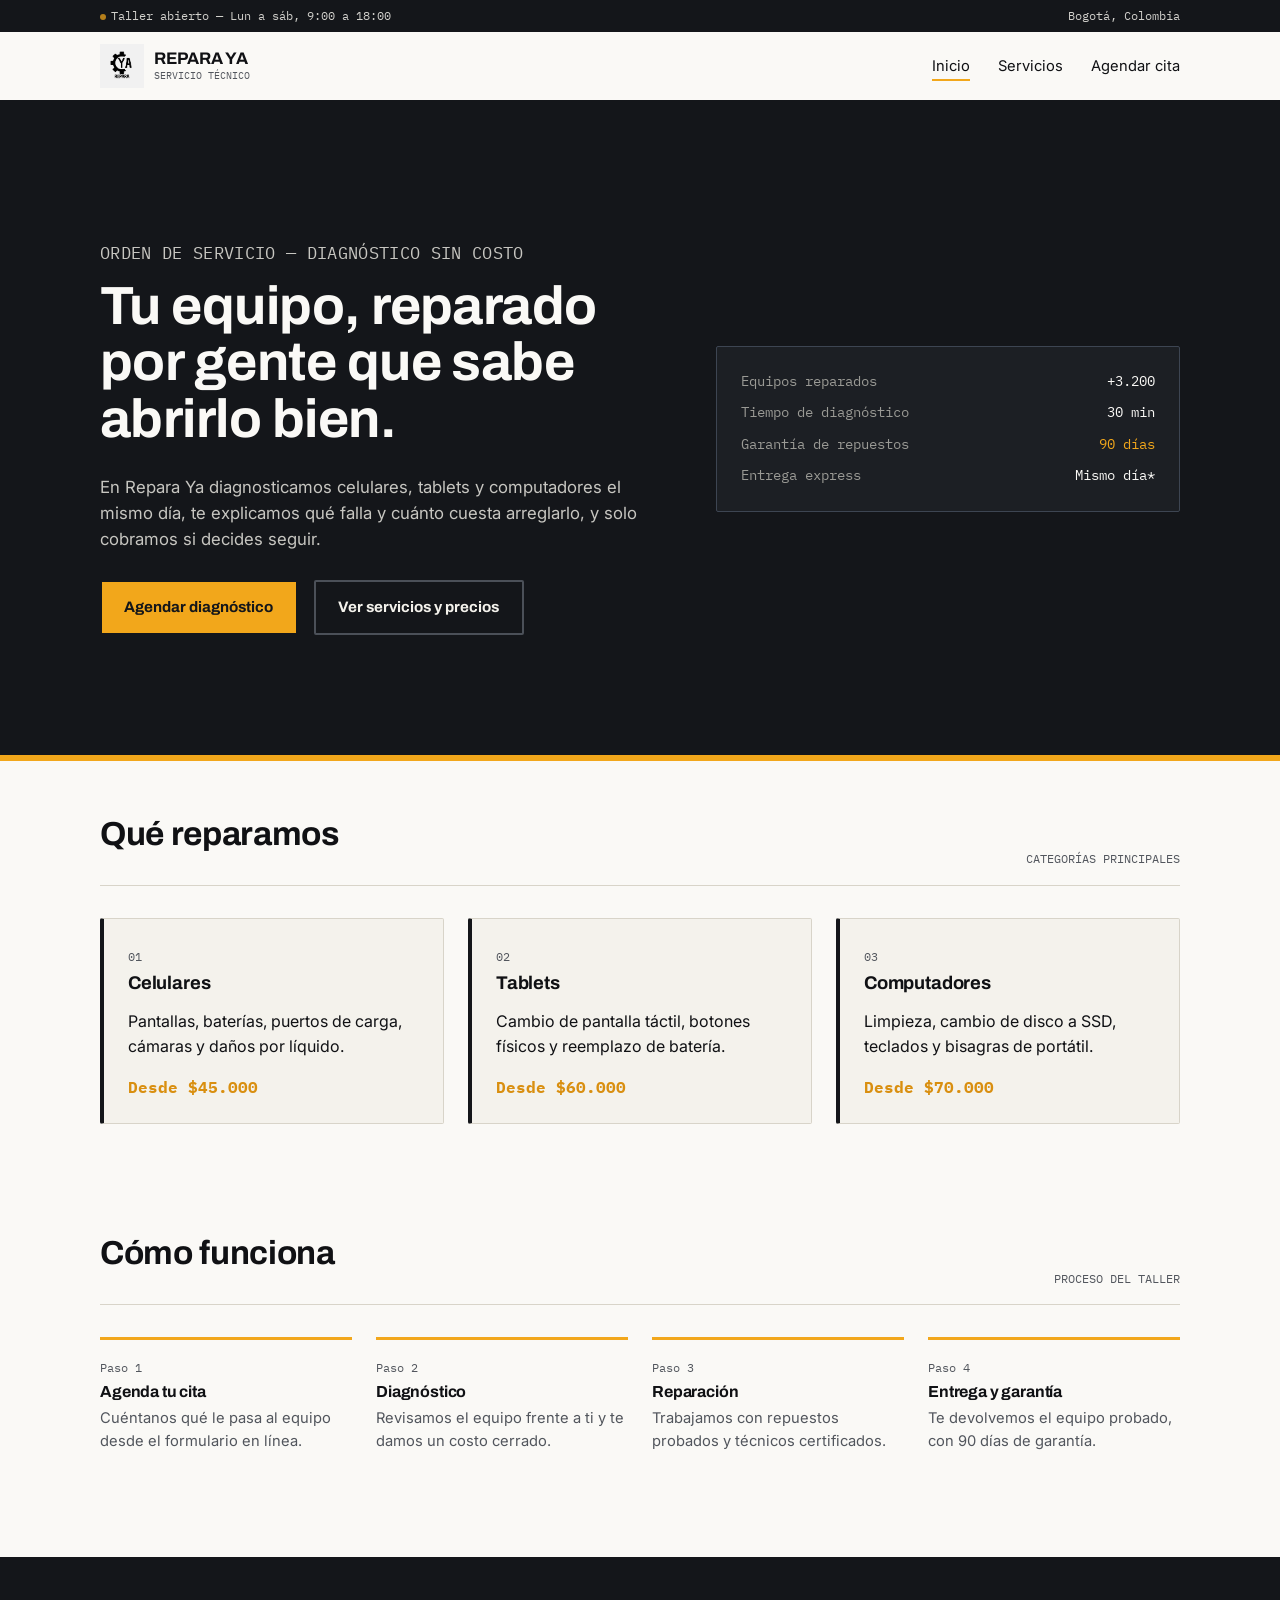
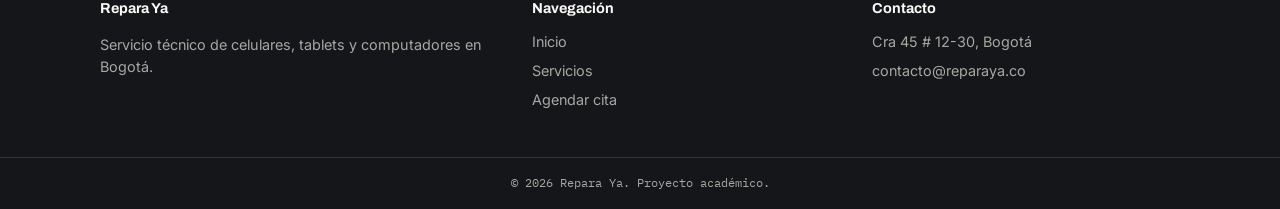
<file: ReparaYa/index.html>
<!DOCTYPE html>
<html lang="es">
<head>
  <meta charset="UTF-8">
  <meta name="viewport" content="width=device-width, initial-scale=1.0">
  <title>Repara Ya — Reparación de celulares y electrónica</title>
  <meta name="description" content="Repara Ya: taller de reparación de celulares, tablets y computadores. Diagnóstico claro, repuestos garantizados, entrega rápida.">
  <link rel="preconnect" href="https://fonts.googleapis.com">
  <link href="https://fonts.googleapis.com/css2?family=Archivo:wght@700;800&family=Inter:wght@400;500;600&family=IBM+Plex+Mono:wght@400;600&display=swap" rel="stylesheet">
  <link rel="stylesheet" href="css/style.css">
</head>
<body>

  <div class="status-bar">
    <div class="container">
      <span><span class="status-dot" aria-hidden="true"></span>Taller abierto — Lun a sáb, 9:00 a 18:00</span>
      <span>Bogotá, Colombia</span>
    </div>
  </div>

  <header class="site-header">
    <div class="container">
      <a href="index.html" class="brand">
        <img src="assets/logo.png" alt="Repara Ya">
        <span class="brand-text">REPARA YA<small>SERVICIO TÉCNICO</small></span>
      </a>
      <button class="nav-toggle" aria-label="Abrir menú" aria-expanded="false">MENÚ</button>
      <nav class="main-nav" aria-label="Principal">
        <ul>
          <li><a href="index.html" aria-current="page">Inicio</a></li>
          <li><a href="servicios.html">Servicios</a></li>
          <li><a href="agendar.html">Agendar cita</a></li>
        </ul>
      </nav>
    </div>
  </header>

  <main>
    <section class="hero">
      <div class="container">
        <div>
          <p class="hero-order">ORDEN DE SERVICIO — DIAGNÓSTICO SIN COSTO</p>
          <h1>Tu equipo, reparado por gente que sabe abrirlo bien.</h1>
          <p>En Repara Ya diagnosticamos celulares, tablets y computadores el mismo día, te explicamos qué falla y cuánto cuesta arreglarlo, y solo cobramos si decides seguir.</p>
          <div class="hero-actions">
            <a href="agendar.html" class="btn btn-primary">Agendar diagnóstico</a>
            <a href="servicios.html" class="btn btn-ghost">Ver servicios y precios</a>
          </div>
        </div>
        <div class="hero-panel">
          <dl>
            <dt>Equipos reparados</dt><dd>+3.200</dd>
            <dt>Tiempo de diagnóstico</dt><dd>30 min</dd>
            <dt>Garantía de repuestos</dt><dd class="ok">90 días</dd>
            <dt>Entrega express</dt><dd>Mismo día*</dd>
          </dl>
        </div>
      </div>
    </section>

    <section class="container">
      <div class="section-head">
        <h2>Qué reparamos</h2>
        <span class="section-tag">CATEGORÍAS PRINCIPALES</span>
      </div>
      <div class="grid-3">
        <article class="card">
          <span class="card-num">01</span>
          <h3>Celulares</h3>
          <p>Pantallas, baterías, puertos de carga, cámaras y daños por líquido.</p>
          <span class="price">Desde $45.000</span>
        </article>
        <article class="card">
          <span class="card-num">02</span>
          <h3>Tablets</h3>
          <p>Cambio de pantalla táctil, botones físicos y reemplazo de batería.</p>
          <span class="price">Desde $60.000</span>
        </article>
        <article class="card">
          <span class="card-num">03</span>
          <h3>Computadores</h3>
          <p>Limpieza, cambio de disco a SSD, teclados y bisagras de portátil.</p>
          <span class="price">Desde $70.000</span>
        </article>
      </div>
    </section>

    <section class="container">
      <div class="section-head">
        <h2>Cómo funciona</h2>
        <span class="section-tag">PROCESO DEL TALLER</span>
      </div>
      <ol class="steps">
        <li>
          <span class="step-index">Paso 1</span>
          <h3>Agenda tu cita</h3>
          <p>Cuéntanos qué le pasa al equipo desde el formulario en línea.</p>
        </li>
        <li>
          <span class="step-index">Paso 2</span>
          <h3>Diagnóstico</h3>
          <p>Revisamos el equipo frente a ti y te damos un costo cerrado.</p>
        </li>
        <li>
          <span class="step-index">Paso 3</span>
          <h3>Reparación</h3>
          <p>Trabajamos con repuestos probados y técnicos certificados.</p>
        </li>
        <li>
          <span class="step-index">Paso 4</span>
          <h3>Entrega y garantía</h3>
          <p>Te devolvemos el equipo probado, con 90 días de garantía.</p>
        </li>
      </ol>
    </section>
  </main>

  <footer class="site-footer">
    <div class="container">
      <div>
        <h4>Repara Ya</h4>
        <p>Servicio técnico de celulares, tablets y computadores en Bogotá.</p>
      </div>
      <div>
        <h4>Navegación</h4>
        <ul>
          <li><a href="index.html">Inicio</a></li>
          <li><a href="servicios.html">Servicios</a></li>
          <li><a href="agendar.html">Agendar cita</a></li>
        </ul>
      </div>
      <div>
        <h4>Contacto</h4>
        <ul>
          <li>Cra 45 # 12-30, Bogotá</li>
          <li>contacto@reparaya.co</li>
        </ul>
      </div>
    </div>
    <div class="footer-bottom">© 2026 Repara Ya. Proyecto académico.</div>
  </footer>

  <script src="js/main.js"></script>
</body>
</html>
</file>
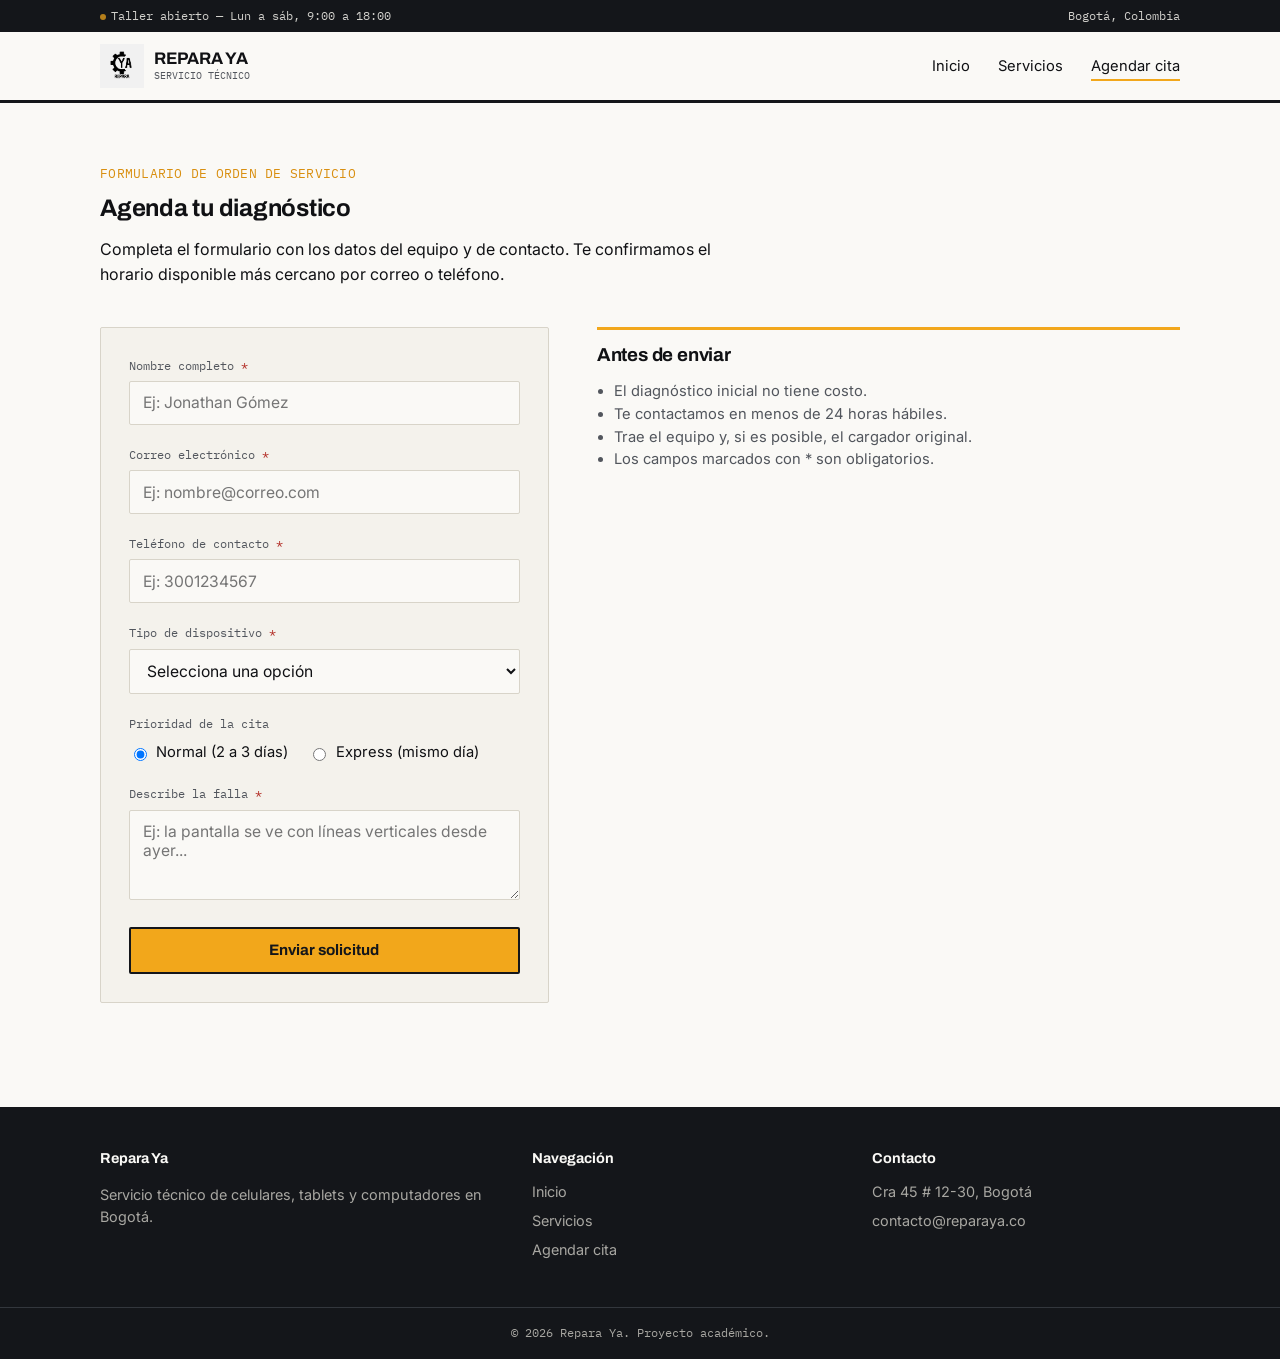
<file: ReparaYa/agendar.html>
<!DOCTYPE html>
<html lang="es">
<head>
  <meta charset="UTF-8">
  <meta name="viewport" content="width=device-width, initial-scale=1.0">
  <title>Agendar cita — Repara Ya</title>
  <meta name="description" content="Agenda tu diagnóstico gratuito en Repara Ya. Cuéntanos qué falla presenta tu equipo y te contactamos para confirmar el horario.">
  <link rel="preconnect" href="https://fonts.googleapis.com">
  <link href="https://fonts.googleapis.com/css2?family=Archivo:wght@700;800&family=Inter:wght@400;500;600&family=IBM+Plex+Mono:wght@400;600&display=swap" rel="stylesheet">
  <link rel="stylesheet" href="css/style.css">
</head>
<body>

  <div class="status-bar">
    <div class="container">
      <span><span class="status-dot" aria-hidden="true"></span>Taller abierto — Lun a sáb, 9:00 a 18:00</span>
      <span>Bogotá, Colombia</span>
    </div>
  </div>

  <header class="site-header">
    <div class="container">
      <a href="index.html" class="brand">
        <img src="assets/logo.png" alt="Repara Ya">
        <span class="brand-text">REPARA YA<small>SERVICIO TÉCNICO</small></span>
      </a>
      <button class="nav-toggle" aria-label="Abrir menú" aria-expanded="false">MENÚ</button>
      <nav class="main-nav" aria-label="Principal">
        <ul>
          <li><a href="index.html">Inicio</a></li>
          <li><a href="servicios.html">Servicios</a></li>
          <li><a href="agendar.html" aria-current="page">Agendar cita</a></li>
        </ul>
      </nav>
    </div>
  </header>

  <main>
    <section class="container" style="padding-top: 3rem; padding-bottom: 1.5rem;">
      <p class="hero-order" style="color: var(--amber-600);">FORMULARIO DE ORDEN DE SERVICIO</p>
      <h1>Agenda tu diagnóstico</h1>
      <p>Completa el formulario con los datos del equipo y de contacto. Te confirmamos el horario disponible más cercano por correo o teléfono.</p>
    </section>

    <section class="container form-layout" style="padding-top: 0;">
      <form id="form-cita" novalidate>
        <div class="field">
          <label for="nombre">Nombre completo <span class="required-mark">*</span></label>
          <input type="text" id="nombre" name="nombre" autocomplete="name" placeholder="Ej: Jonathan Gómez">
          <p class="error-msg" role="alert"></p>
        </div>

        <div class="field">
          <label for="email">Correo electrónico <span class="required-mark">*</span></label>
          <input type="email" id="email" name="email" autocomplete="email" placeholder="Ej: nombre@correo.com">
          <p class="error-msg" role="alert"></p>
        </div>

        <div class="field">
          <label for="telefono">Teléfono de contacto <span class="required-mark">*</span></label>
          <input type="tel" id="telefono" name="telefono" autocomplete="tel" placeholder="Ej: 3001234567">
          <p class="error-msg" role="alert"></p>
        </div>

        <div class="field">
          <label for="dispositivo">Tipo de dispositivo <span class="required-mark">*</span></label>
          <select id="dispositivo" name="dispositivo">
            <option value="">Selecciona una opción</option>
            <option value="celular">Celular</option>
            <option value="tablet">Tablet</option>
            <option value="computador">Computador</option>
            <option value="otro">Otro</option>
          </select>
          <p class="error-msg" role="alert"></p>
        </div>

        <fieldset>
          <legend>Prioridad de la cita</legend>
          <div class="radio-row">
            <label><input type="radio" name="prioridad" value="normal" checked> Normal (2 a 3 días)</label>
            <label><input type="radio" name="prioridad" value="express"> Express (mismo día)</label>
          </div>
        </fieldset>

        <div class="field">
          <label for="falla">Describe la falla <span class="required-mark">*</span></label>
          <textarea id="falla" name="falla" placeholder="Ej: la pantalla se ve con líneas verticales desde ayer..."></textarea>
          <p class="error-msg" role="alert"></p>
        </div>

        <button type="submit" class="btn btn-primary btn-block">Enviar solicitud</button>
        <p class="form-status" id="form-status" aria-live="polite"></p>
      </form>

      <aside class="form-notes">
        <h3>Antes de enviar</h3>
        <ul>
          <li>El diagnóstico inicial no tiene costo.</li>
          <li>Te contactamos en menos de 24 horas hábiles.</li>
          <li>Trae el equipo y, si es posible, el cargador original.</li>
          <li>Los campos marcados con <span class="required-mark">*</span> son obligatorios.</li>
        </ul>
      </aside>
    </section>
  </main>

  <footer class="site-footer">
    <div class="container">
      <div>
        <h4>Repara Ya</h4>
        <p>Servicio técnico de celulares, tablets y computadores en Bogotá.</p>
      </div>
      <div>
        <h4>Navegación</h4>
        <ul>
          <li><a href="index.html">Inicio</a></li>
          <li><a href="servicios.html">Servicios</a></li>
          <li><a href="agendar.html">Agendar cita</a></li>
        </ul>
      </div>
      <div>
        <h4>Contacto</h4>
        <ul>
          <li>Cra 45 # 12-30, Bogotá</li>
          <li>contacto@reparaya.co</li>
        </ul>
      </div>
    </div>
    <div class="footer-bottom">© 2026 Repara Ya. Proyecto académico.</div>
  </footer>

  <script src="js/main.js"></script>
  <script src="js/validation.js"></script>
</body>
</html>
</file>
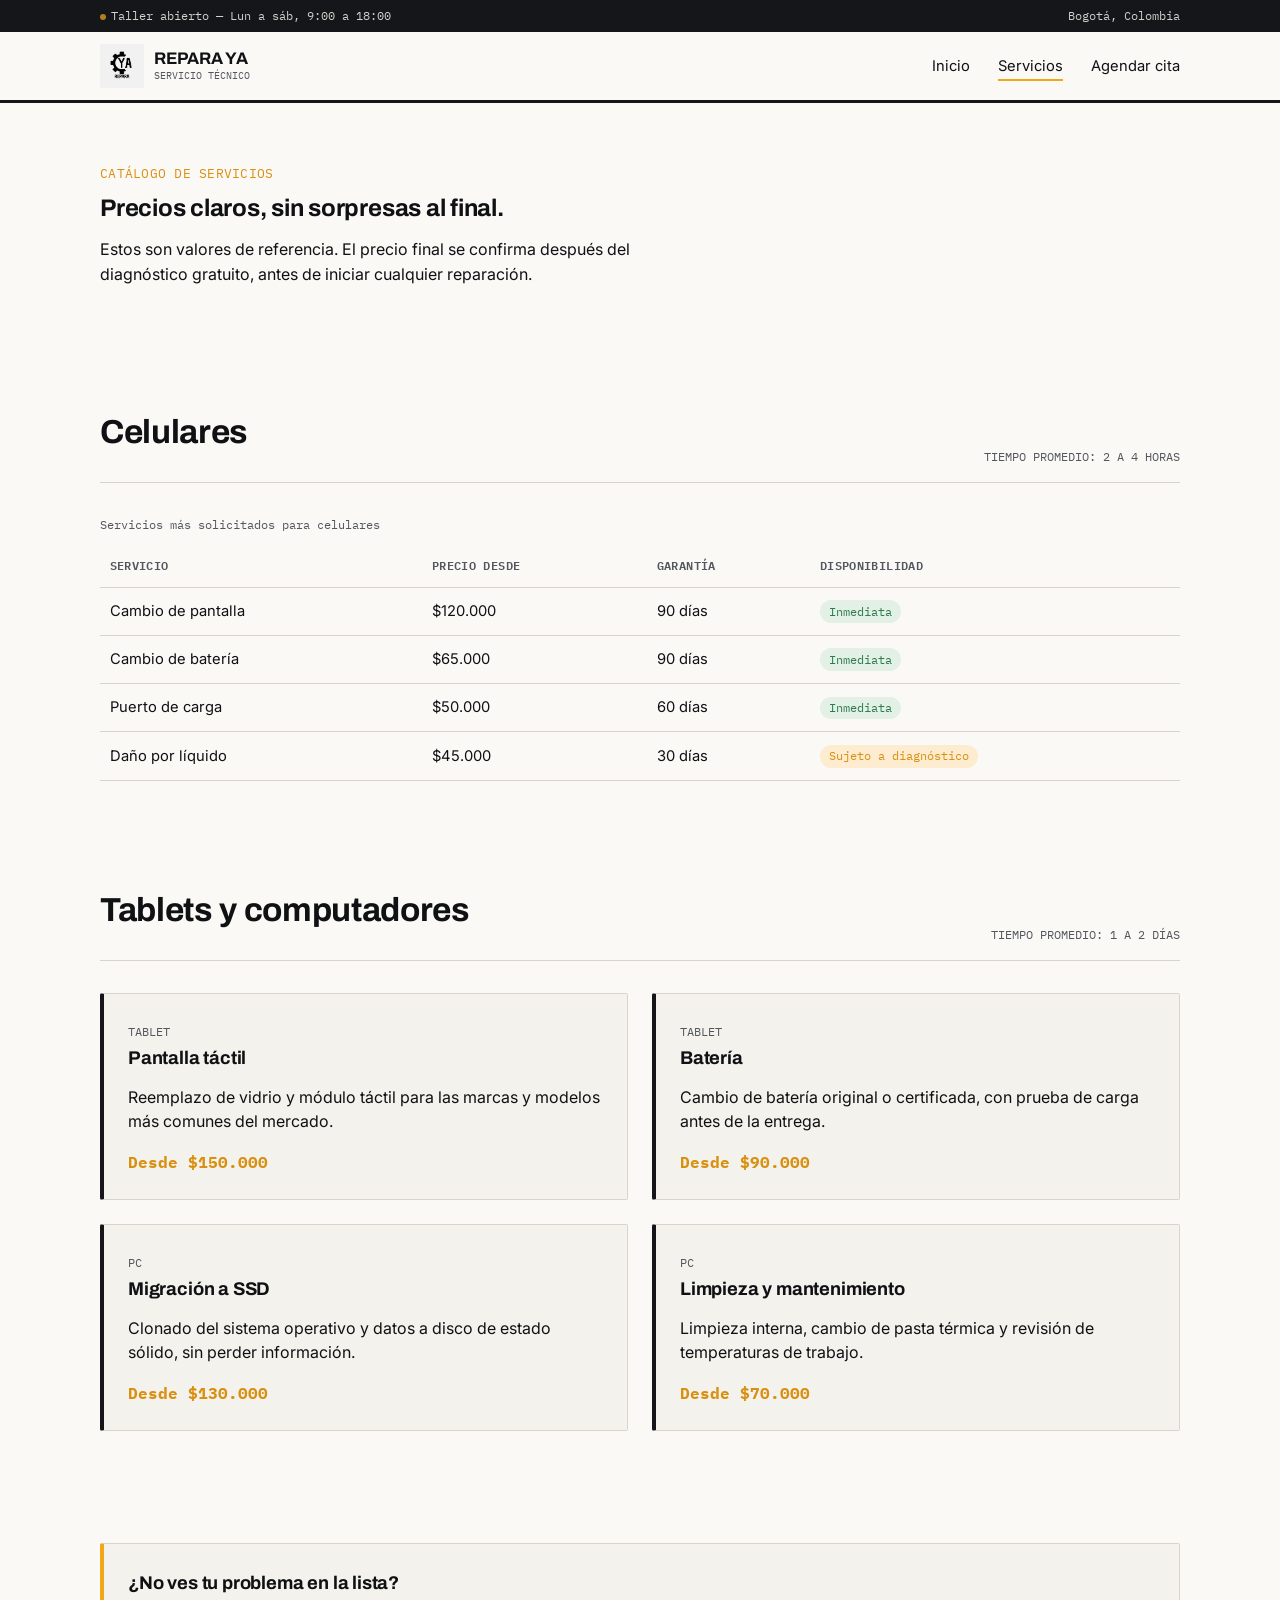
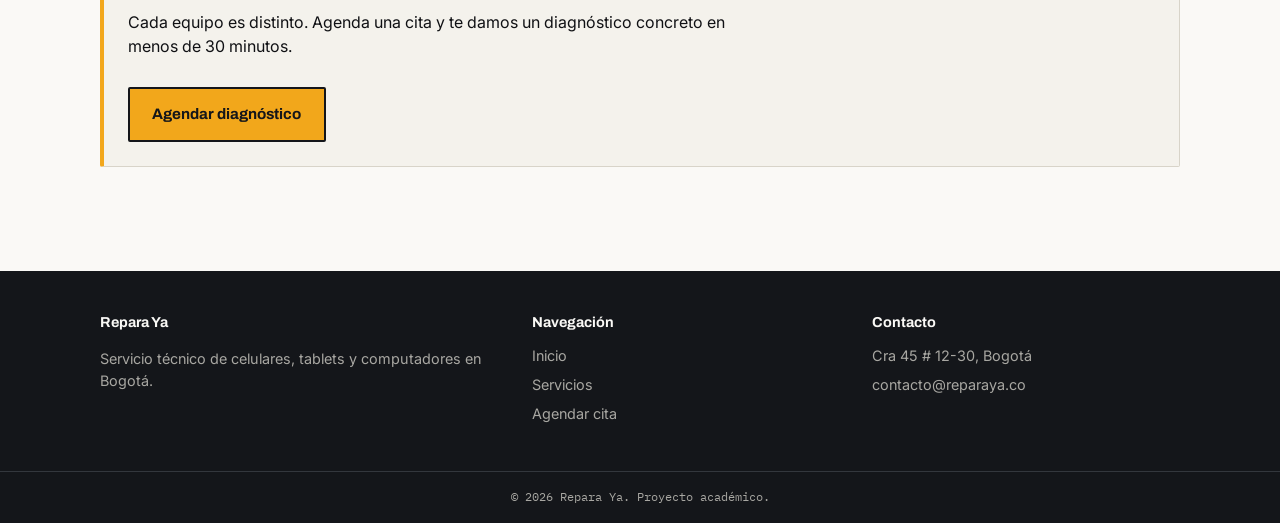
<file: ReparaYa/servicios.html>
<!DOCTYPE html>
<html lang="es">
<head>
  <meta charset="UTF-8">
  <meta name="viewport" content="width=device-width, initial-scale=1.0">
  <title>Servicios y precios — Repara Ya</title>
  <meta name="description" content="Lista de servicios de reparación de Repara Ya: celulares, tablets y computadores, con precios de referencia y tiempos de entrega.">
  <link rel="preconnect" href="https://fonts.googleapis.com">
  <link href="https://fonts.googleapis.com/css2?family=Archivo:wght@700;800&family=Inter:wght@400;500;600&family=IBM+Plex+Mono:wght@400;600&display=swap" rel="stylesheet">
  <link rel="stylesheet" href="css/style.css">
</head>
<body>

  <div class="status-bar">
    <div class="container">
      <span><span class="status-dot" aria-hidden="true"></span>Taller abierto — Lun a sáb, 9:00 a 18:00</span>
      <span>Bogotá, Colombia</span>
    </div>
  </div>

  <header class="site-header">
    <div class="container">
      <a href="index.html" class="brand">
        <img src="assets/logo.png" alt="Repara Ya">
        <span class="brand-text">REPARA YA<small>SERVICIO TÉCNICO</small></span>
      </a>
      <button class="nav-toggle" aria-label="Abrir menú" aria-expanded="false">MENÚ</button>
      <nav class="main-nav" aria-label="Principal">
        <ul>
          <li><a href="index.html">Inicio</a></li>
          <li><a href="servicios.html" aria-current="page">Servicios</a></li>
          <li><a href="agendar.html">Agendar cita</a></li>
        </ul>
      </nav>
    </div>
  </header>

  <main>
    <section class="container" style="padding-top: 3rem;">
      <p class="hero-order" style="color: var(--amber-600);">CATÁLOGO DE SERVICIOS</p>
      <h1>Precios claros, sin sorpresas al final.</h1>
      <p>Estos son valores de referencia. El precio final se confirma después del diagnóstico gratuito, antes de iniciar cualquier reparación.</p>
    </section>

    <section class="container">
      <div class="section-head">
        <h2>Celulares</h2>
        <span class="section-tag">TIEMPO PROMEDIO: 2 A 4 HORAS</span>
      </div>
      <table class="status-table">
        <caption>Servicios más solicitados para celulares</caption>
        <thead>
          <tr>
            <th scope="col">Servicio</th>
            <th scope="col">Precio desde</th>
            <th scope="col">Garantía</th>
            <th scope="col">Disponibilidad</th>
          </tr>
        </thead>
        <tbody>
          <tr>
            <td>Cambio de pantalla</td>
            <td>$120.000</td>
            <td>90 días</td>
            <td><span class="badge badge-ok">Inmediata</span></td>
          </tr>
          <tr>
            <td>Cambio de batería</td>
            <td>$65.000</td>
            <td>90 días</td>
            <td><span class="badge badge-ok">Inmediata</span></td>
          </tr>
          <tr>
            <td>Puerto de carga</td>
            <td>$50.000</td>
            <td>60 días</td>
            <td><span class="badge badge-ok">Inmediata</span></td>
          </tr>
          <tr>
            <td>Daño por líquido</td>
            <td>$45.000</td>
            <td>30 días</td>
            <td><span class="badge badge-progress">Sujeto a diagnóstico</span></td>
          </tr>
        </tbody>
      </table>
    </section>

    <section class="container">
      <div class="section-head">
        <h2>Tablets y computadores</h2>
        <span class="section-tag">TIEMPO PROMEDIO: 1 A 2 DÍAS</span>
      </div>
      <div class="grid-2">
        <article class="card">
          <span class="card-num">TABLET</span>
          <h3>Pantalla táctil</h3>
          <p>Reemplazo de vidrio y módulo táctil para las marcas y modelos más comunes del mercado.</p>
          <span class="price">Desde $150.000</span>
        </article>
        <article class="card">
          <span class="card-num">TABLET</span>
          <h3>Batería</h3>
          <p>Cambio de batería original o certificada, con prueba de carga antes de la entrega.</p>
          <span class="price">Desde $90.000</span>
        </article>
        <article class="card">
          <span class="card-num">PC</span>
          <h3>Migración a SSD</h3>
          <p>Clonado del sistema operativo y datos a disco de estado sólido, sin perder información.</p>
          <span class="price">Desde $130.000</span>
        </article>
        <article class="card">
          <span class="card-num">PC</span>
          <h3>Limpieza y mantenimiento</h3>
          <p>Limpieza interna, cambio de pasta térmica y revisión de temperaturas de trabajo.</p>
          <span class="price">Desde $70.000</span>
        </article>
      </div>
    </section>

    <section class="container">
      <div class="card" style="border-left-color: var(--amber-500);">
        <h3>¿No ves tu problema en la lista?</h3>
        <p>Cada equipo es distinto. Agenda una cita y te damos un diagnóstico concreto en menos de 30 minutos.</p>
        <a href="agendar.html" class="btn btn-primary" style="margin-top: 0.75rem;">Agendar diagnóstico</a>
      </div>
    </section>
  </main>

  <footer class="site-footer">
    <div class="container">
      <div>
        <h4>Repara Ya</h4>
        <p>Servicio técnico de celulares, tablets y computadores en Bogotá.</p>
      </div>
      <div>
        <h4>Navegación</h4>
        <ul>
          <li><a href="index.html">Inicio</a></li>
          <li><a href="servicios.html">Servicios</a></li>
          <li><a href="agendar.html">Agendar cita</a></li>
        </ul>
      </div>
      <div>
        <h4>Contacto</h4>
        <ul>
          <li>Cra 45 # 12-30, Bogotá</li>
          <li>contacto@reparaya.co</li>
        </ul>
      </div>
    </div>
    <div class="footer-bottom">© 2026 Repara Ya. Proyecto académico.</div>
  </footer>

  <script src="js/main.js"></script>
</body>
</html>
</file>
<file: ReparaYa/css/style.css>
/* =========================================================
   REPARA YA — hoja de estilos global
   Identidad: taller técnico. Orden de servicio, engranaje,
   metal cepillado. Sin adornos que no cuenten información.
   ========================================================= */

:root {
  /* Color */
  --carbon-950: #14161a;
  --carbon-900: #1c1f24;
  --carbon-800: #262a31;
  --steel-500: #3d4552;
  --paper-100: #f4f2ec;
  --paper-050: #faf9f6;
  --amber-500: #f2a71b;
  --amber-600: #d98f10;
  --ink-900: #101114;
  --ink-600: #52565d;
  --line: #d8d4c9;
  --ok-600: #2f7a4d;
  --err-600: #b5342c;

  /* Tipografía */
  --font-display: "Archivo", "Arial Narrow", sans-serif;
  --font-body: "Inter", -apple-system, "Segoe UI", sans-serif;
  --font-mono: "IBM Plex Mono", "Courier New", monospace;

  /* Layout */
  --maxw: 1120px;
  --gap: 1.5rem;
  --radius-s: 2px;
}

* { box-sizing: border-box; }
html { scroll-behavior: smooth; }

body {
  margin: 0;
  font-family: var(--font-body);
  color: var(--ink-900);
  background: var(--paper-050);
  line-height: 1.55;
}

img { max-width: 100%; display: block; }

a { color: inherit; }

h1, h2, h3 {
  font-family: var(--font-display);
  line-height: 1.05;
  margin: 0 0 0.5em;
  font-weight: 700;
  letter-spacing: -0.01em;
}

p { max-width: 62ch; }

.container {
  width: 100%;
  max-width: var(--maxw);
  margin-inline: auto;
  padding-inline: 1.25rem;
}

/* ---------- Barra de estado (ticket) ---------- */
.status-bar {
  background: var(--carbon-950);
  color: var(--paper-100);
  font-family: var(--font-mono);
  font-size: 0.78rem;
  padding: 0.4rem 0;
}
.status-bar .container {
  display: flex;
  justify-content: space-between;
  gap: 1rem;
  flex-wrap: wrap;
}
.status-bar span { opacity: 0.85; }
.status-bar .status-dot {
  display: inline-block;
  width: 0.5em;
  height: 0.5em;
  border-radius: 50%;
  background: var(--amber-500);
  margin-right: 0.4em;
}

/* ---------- Encabezado ---------- */
.site-header {
  background: var(--paper-050);
  border-bottom: 3px solid var(--carbon-950);
  position: sticky;
  top: 0;
  z-index: 20;
}
.site-header .container {
  display: flex;
  align-items: center;
  justify-content: space-between;
  padding-block: 0.75rem;
}
.brand {
  display: flex;
  align-items: center;
  gap: 0.65rem;
  text-decoration: none;
  color: var(--ink-900);
}
.brand img { height: 44px; width: auto; }
.brand-text {
  font-family: var(--font-display);
  font-weight: 700;
  font-size: 1.05rem;
  line-height: 1;
}
.brand-text small {
  display: block;
  font-family: var(--font-mono);
  font-weight: 400;
  font-size: 0.62rem;
  color: var(--ink-600);
  margin-top: 0.2rem;
}

.main-nav ul {
  display: flex;
  gap: 1.75rem;
  list-style: none;
  margin: 0;
  padding: 0;
  font-size: 0.92rem;
}
.main-nav a {
  text-decoration: none;
  padding-bottom: 4px;
  border-bottom: 2px solid transparent;
}
.main-nav a:hover,
.main-nav a[aria-current="page"] {
  border-bottom-color: var(--amber-500);
}

.nav-toggle {
  display: none;
  background: none;
  border: 2px solid var(--carbon-950);
  padding: 0.4rem 0.6rem;
  cursor: pointer;
  font-family: var(--font-mono);
}

/* ---------- Botones ---------- */
.btn {
  display: inline-flex;
  align-items: center;
  gap: 0.5em;
  font-family: var(--font-display);
  font-weight: 700;
  font-size: 0.95rem;
  padding: 0.85rem 1.4rem;
  border: 2px solid var(--carbon-950);
  border-radius: var(--radius-s);
  text-decoration: none;
  cursor: pointer;
  background: transparent;
  color: var(--ink-900);
  transition: transform 0.12s ease, background 0.12s ease, color 0.12s ease;
}
.btn:active { transform: translateY(1px); }
.btn-primary {
  background: var(--amber-500);
  border-color: var(--carbon-950);
  color: var(--carbon-950);
}
.btn-primary:hover { background: var(--amber-600); }
.btn-ghost:hover { background: var(--carbon-950); color: var(--paper-050); }
.btn-block { width: 100%; justify-content: center; }

/* ---------- Hero ---------- */
.hero {
  background: var(--carbon-950);
  color: var(--paper-100);
  position: relative;
  overflow: hidden;
  border-bottom: 6px solid var(--amber-500);
}
.hero .container {
  display: grid;
  grid-template-columns: 1.1fr 0.9fr;
  gap: 3rem;
  align-items: center;
  padding-block: 4rem;
}
.hero-order {
  font-family: var(--font-mono);
  font-size: 0.8rem;
  color: var(--amber-500);
  letter-spacing: 0.02em;
  margin-bottom: 0.75rem;
}
.hero h1 {
  font-size: clamp(2.1rem, 4.2vw, 3.4rem);
  color: var(--paper-050);
}
.hero p {
  color: #c7c6c1;
  font-size: 1.05rem;
}
.hero-actions {
  display: flex;
  gap: 1rem;
  margin-top: 1.75rem;
  flex-wrap: wrap;
}
.hero-actions .btn-ghost {
  border-color: #4b5058;
  color: var(--paper-100);
}
.hero-actions .btn-ghost:hover { border-color: var(--paper-100); }

.hero-panel {
  background: var(--carbon-900);
  border: 1px solid var(--steel-500);
  border-radius: var(--radius-s);
  padding: 1.5rem;
}
.hero-panel dl {
  display: grid;
  grid-template-columns: 1fr auto;
  gap: 0.6rem 1rem;
  margin: 0;
  font-family: var(--font-mono);
  font-size: 0.88rem;
}
.hero-panel dt { color: #9a9a95; }
.hero-panel dd { margin: 0; text-align: right; color: var(--paper-050); }
.hero-panel dd.ok { color: var(--amber-500); }

/* ---------- Secciones generales ---------- */
section { padding-block: 3.5rem; }
.section-head {
  display: flex;
  justify-content: space-between;
  align-items: flex-end;
  gap: 1.5rem;
  margin-bottom: 2rem;
  border-bottom: 1px solid var(--line);
  padding-bottom: 1rem;
}
.section-head h2 { font-size: clamp(1.5rem, 2.6vw, 2.1rem); }
.section-tag {
  font-family: var(--font-mono);
  font-size: 0.78rem;
  color: var(--ink-600);
}

/* ---------- Tarjetas de servicio (grid) ---------- */
.grid-3 {
  display: grid;
  grid-template-columns: repeat(3, 1fr);
  gap: var(--gap);
}
.grid-2 {
  display: grid;
  grid-template-columns: repeat(2, 1fr);
  gap: var(--gap);
}

.card {
  background: var(--paper-100);
  border: 1px solid var(--line);
  border-left: 4px solid var(--carbon-950);
  padding: 1.5rem;
  border-radius: var(--radius-s);
}
.card .card-num {
  font-family: var(--font-mono);
  font-size: 0.75rem;
  color: var(--ink-600);
}
.card h3 { font-size: 1.15rem; margin-top: 0.4rem; }
.card .price {
  font-family: var(--font-mono);
  color: var(--amber-600);
  font-weight: 700;
  margin-top: 0.75rem;
  display: block;
}

/* ---------- Proceso (pasos reales del taller) ---------- */
.steps {
  list-style: none;
  margin: 0;
  padding: 0;
  display: grid;
  grid-template-columns: repeat(4, 1fr);
  gap: var(--gap);
}
.steps li {
  border-top: 3px solid var(--amber-500);
  padding-top: 0.9rem;
}
.steps .step-index {
  font-family: var(--font-mono);
  color: var(--ink-600);
  font-size: 0.78rem;
}
.steps h3 { font-size: 1rem; margin: 0.3rem 0 0.4rem; }
.steps p { font-size: 0.92rem; color: var(--ink-600); margin: 0; }

/* ---------- Tabla de estado de reparación (Servicios) ---------- */
.status-table {
  width: 100%;
  border-collapse: collapse;
  font-size: 0.92rem;
}
.status-table caption {
  text-align: left;
  font-family: var(--font-mono);
  font-size: 0.78rem;
  color: var(--ink-600);
  margin-bottom: 0.6rem;
}
.status-table th, .status-table td {
  text-align: left;
  padding: 0.75rem 0.6rem;
  border-bottom: 1px solid var(--line);
}
.status-table th {
  font-family: var(--font-mono);
  font-weight: 600;
  font-size: 0.75rem;
  color: var(--ink-600);
  text-transform: uppercase;
  letter-spacing: 0.03em;
}
.badge {
  display: inline-block;
  padding: 0.15rem 0.55rem;
  border-radius: 999px;
  font-family: var(--font-mono);
  font-size: 0.72rem;
}
.badge-ok { background: #e3f0e6; color: var(--ok-600); }
.badge-progress { background: #fdecd0; color: var(--amber-600); }

/* ---------- Formulario (Agendar cita) ---------- */
.form-layout {
  display: grid;
  grid-template-columns: 1fr 1.3fr;
  gap: 3rem;
}
.form-notes {
  border-top: 3px solid var(--amber-500);
  padding-top: 1rem;
}
.form-notes ul { padding-left: 1.1rem; color: var(--ink-600); font-size: 0.92rem; }

form {
  background: var(--paper-100);
  border: 1px solid var(--line);
  padding: 1.75rem;
  border-radius: var(--radius-s);
}
.field {
  margin-bottom: 1.25rem;
  position: relative;
}
.field label {
  display: block;
  font-family: var(--font-mono);
  font-size: 0.78rem;
  color: var(--ink-600);
  margin-bottom: 0.4rem;
}
.field .required-mark { color: var(--err-600); }
.field input,
.field select,
.field textarea {
  width: 100%;
  font-family: var(--font-body);
  font-size: 0.98rem;
  padding: 0.7rem 0.8rem;
  border: 1px solid var(--line);
  border-radius: var(--radius-s);
  background: var(--paper-050);
  color: var(--ink-900);
}
.field textarea { resize: vertical; min-height: 90px; }
.field input:focus,
.field select:focus,
.field textarea:focus {
  outline: 3px solid var(--amber-500);
  outline-offset: 1px;
  border-color: var(--carbon-950);
}
.field.has-error input,
.field.has-error select,
.field.has-error textarea {
  border-color: var(--err-600);
}
.error-msg {
  display: none;
  color: var(--err-600);
  font-size: 0.82rem;
  margin-top: 0.35rem;
  font-family: var(--font-mono);
}
.field.has-error .error-msg { display: block; }

.form-status {
  margin-top: 1rem;
  padding: 0.9rem 1rem;
  border-radius: var(--radius-s);
  font-family: var(--font-mono);
  font-size: 0.88rem;
  display: none;
}
.form-status.show { display: block; }
.form-status.success {
  background: #e3f0e6;
  color: var(--ok-600);
  border: 1px solid #bcdcc4;
}
.form-status.error {
  background: #fbe6e4;
  color: var(--err-600);
  border: 1px solid #f0bcb7;
}

fieldset {
  border: none;
  padding: 0;
  margin: 0 0 1.25rem;
}
fieldset legend {
  font-family: var(--font-mono);
  font-size: 0.78rem;
  color: var(--ink-600);
  padding: 0;
  margin-bottom: 0.5rem;
}
.radio-row { display: flex; gap: 1.25rem; flex-wrap: wrap; }
.radio-row label {
  display: flex;
  align-items: center;
  gap: 0.4rem;
  font-family: var(--font-body);
  font-size: 0.92rem;
  color: var(--ink-900);
}
.radio-row input { width: auto; }

/* ---------- Pie de página ---------- */
.site-footer {
  background: var(--carbon-950);
  color: #a8a7a2;
  margin-top: 3rem;
}
.site-footer .container {
  padding-block: 2.5rem;
  display: grid;
  grid-template-columns: 1.3fr 1fr 1fr;
  gap: 2rem;
  font-size: 0.9rem;
}
.site-footer h4 {
  font-family: var(--font-display);
  color: var(--paper-050);
  font-size: 0.9rem;
  margin: 0 0 0.75rem;
}
.site-footer ul { list-style: none; padding: 0; margin: 0; }
.site-footer li { margin-bottom: 0.4rem; }
.site-footer a { text-decoration: none; }
.site-footer a:hover { color: var(--paper-050); }
.footer-bottom {
  border-top: 1px solid #33373d;
  font-family: var(--font-mono);
  font-size: 0.75rem;
  text-align: center;
  padding-block: 1rem;
}

/* =========================================================
   RESPONSIVO — tablet y móvil
   ========================================================= */
@media (max-width: 900px) {
  .hero .container { grid-template-columns: 1fr; padding-block: 3rem; }
  .grid-3 { grid-template-columns: repeat(2, 1fr); }
  .steps { grid-template-columns: repeat(2, 1fr); }
  .form-layout { grid-template-columns: 1fr; gap: 2rem; }
  .site-footer .container { grid-template-columns: 1fr 1fr; }
}

@media (max-width: 640px) {
  .main-nav {
    position: absolute;
    top: 100%;
    left: 0;
    right: 0;
    background: var(--paper-050);
    border-bottom: 3px solid var(--carbon-950);
    display: none;
  }
  .main-nav.open { display: block; }
  .main-nav ul {
    flex-direction: column;
    gap: 0;
    padding: 0.5rem 1.25rem 1rem;
  }
  .main-nav a {
    display: block;
    padding: 0.75rem 0;
    border-bottom: 1px solid var(--line);
  }
  .nav-toggle { display: block; }

  .grid-3, .grid-2, .steps { grid-template-columns: 1fr; }
  .status-bar .container { font-size: 0.7rem; }
  .site-footer .container { grid-template-columns: 1fr; }
  .hero-actions .btn { width: 100%; justify-content: center; }
  .status-table { font-size: 0.82rem; }
  .status-table th, .status-table td { padding: 0.55rem 0.4rem; }
}
</file>
